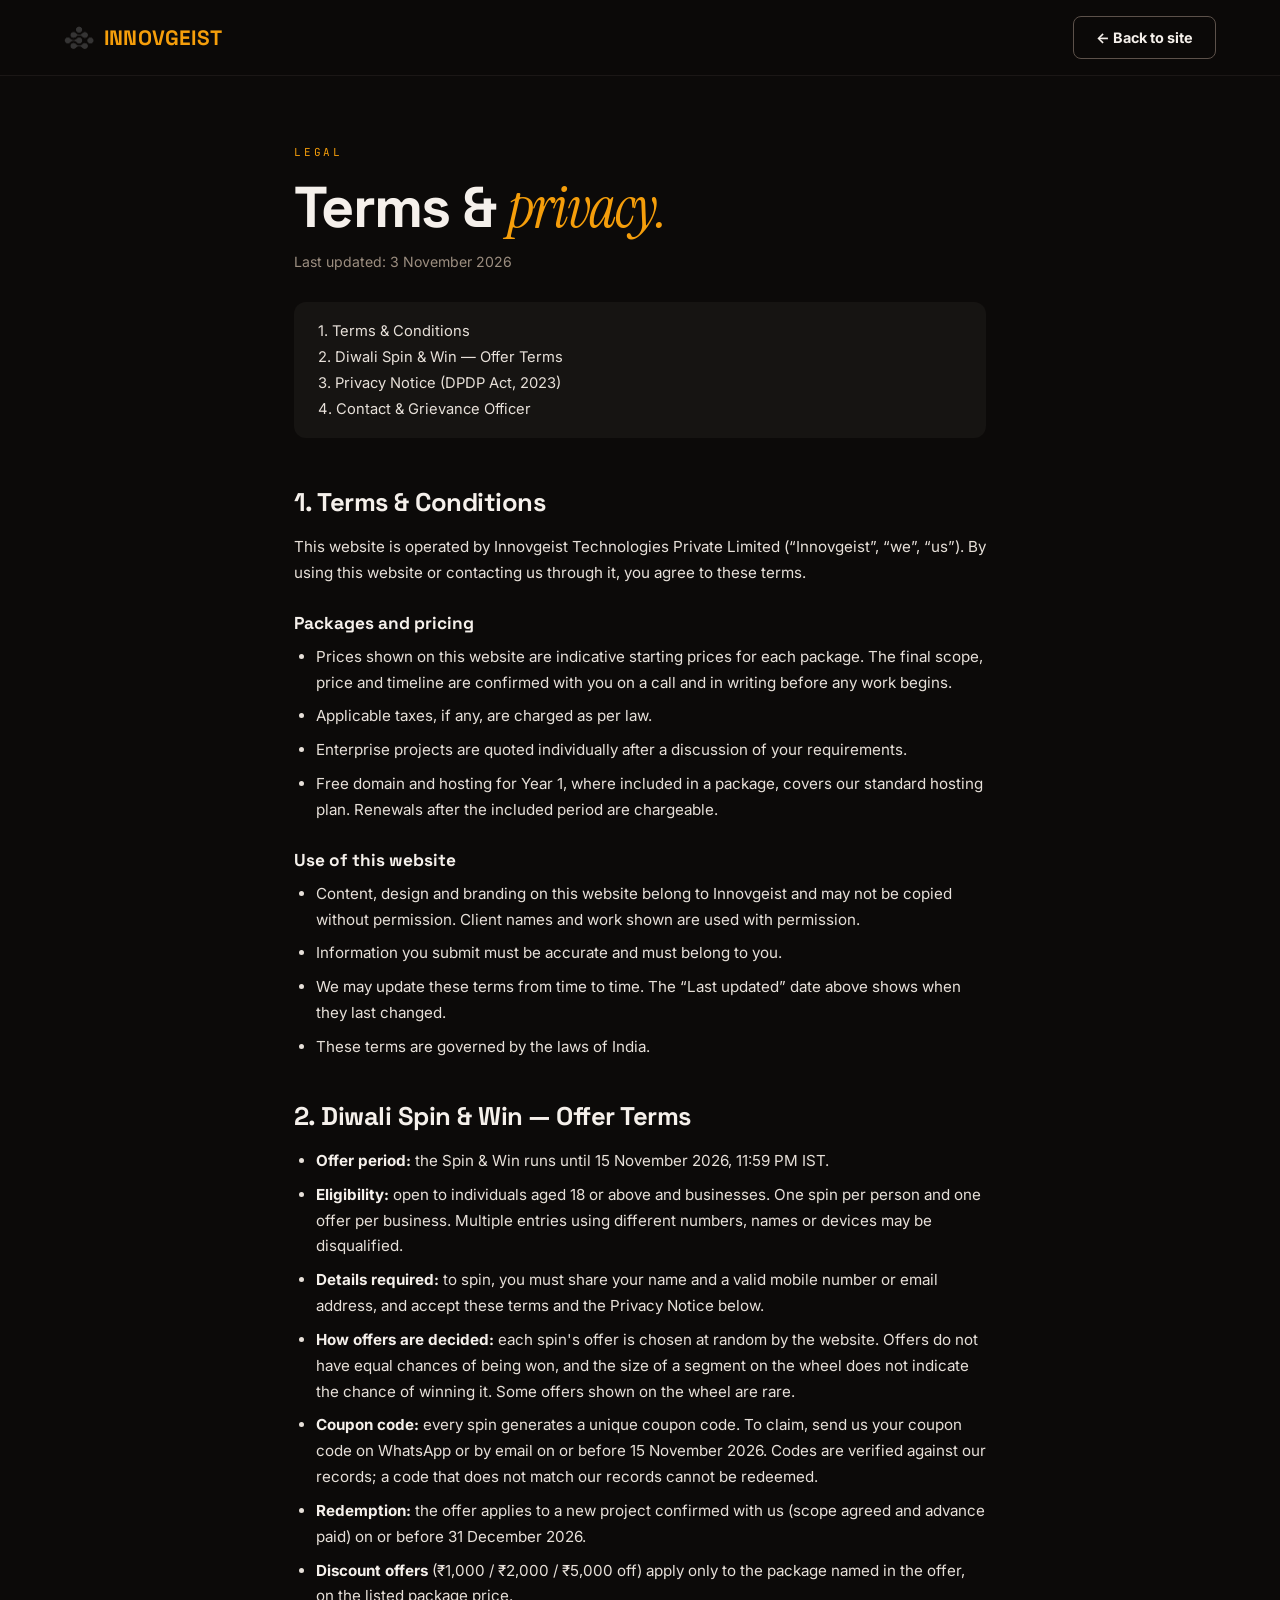
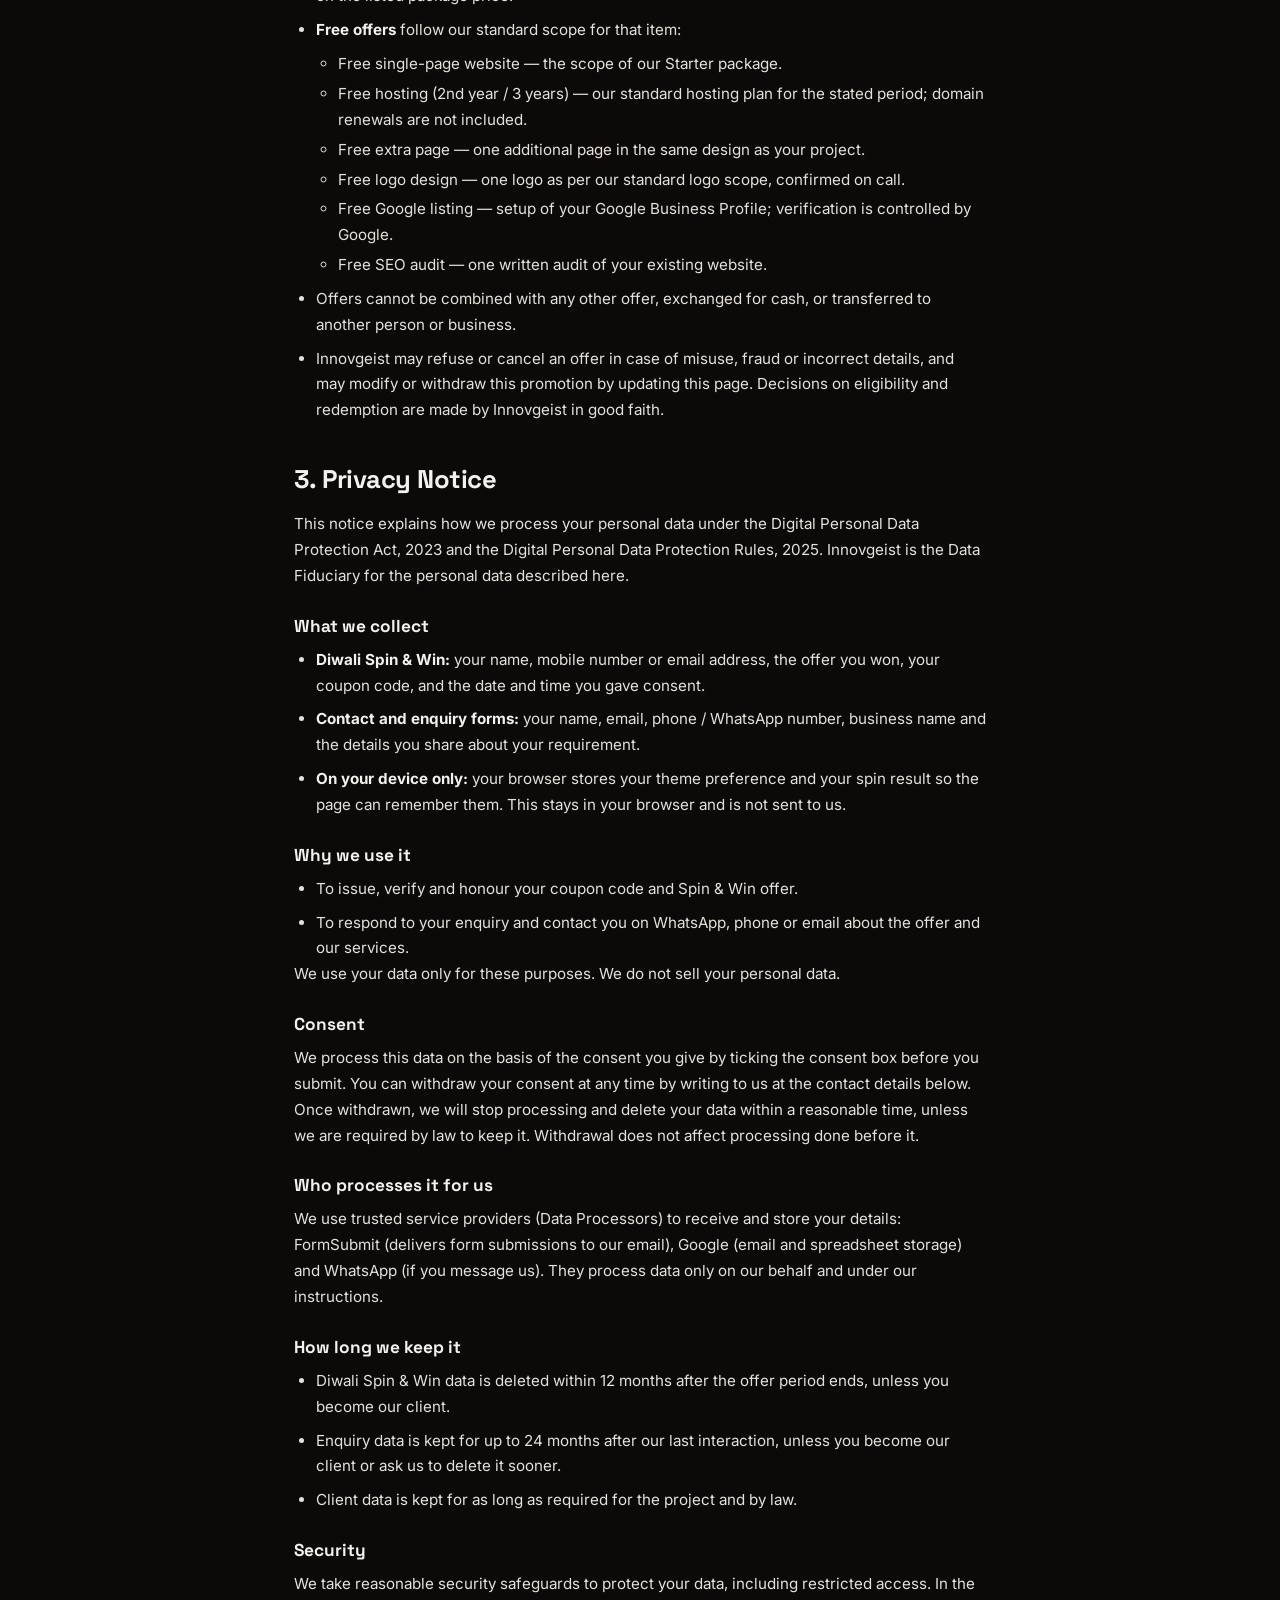
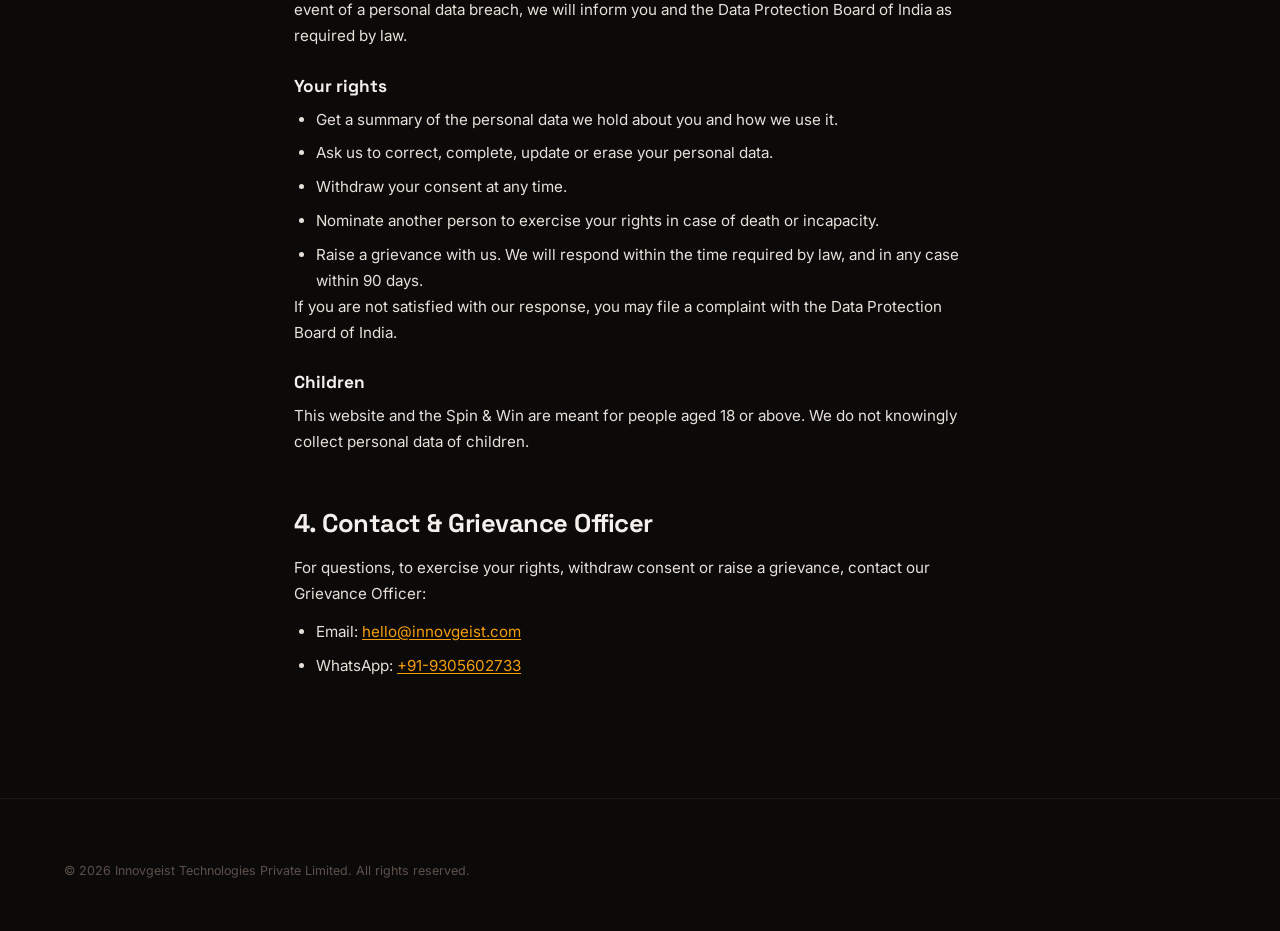
<file: terms.html>
<!doctype html>
<html lang="en" data-theme="dark">
<head>
<meta charset="UTF-8" />
<meta name="viewport" content="width=device-width, initial-scale=1.0" />
<title>Terms &amp; Privacy — Innovgeist</title>
<meta name="description" content="Terms & Conditions, Diwali Spin & Win offer terms and Privacy Notice for Innovgeist Technologies Private Limited." />
<link rel="icon" type="image/png" href="assets/logo.png" />
<meta name="theme-color" content="#0C0A09" />
<link rel="preconnect" href="https://fonts.googleapis.com">
<link rel="preconnect" href="https://fonts.gstatic.com" crossorigin>
<link href="https://fonts.googleapis.com/css2?family=Space+Grotesk:wght@400;500;600;700&family=Inter:wght@400;500;600;700&family=Instrument+Serif:ital@0;1&family=JetBrains+Mono:wght@400;500&display=swap" rel="stylesheet">
<link rel="stylesheet" href="style.css?v=4" />
<script>
  try { var t = localStorage.getItem("ig-theme"); if (t) document.documentElement.setAttribute("data-theme", t); } catch (e) {}
</script>
</head>
<body>

<nav class="navbar is-scrolled">
  <div class="container">
    <a href="index.html" class="brand">
      <img src="assets/logo.png" alt="Innovgeist" />
      INNOVGEIST
    </a>
    <a href="index.html" class="btn btn-outline">← Back to site</a>
  </div>
</nav>

<main class="legal">
  <div class="container legal-container">
    <span class="mono-label">Legal</span>
    <h1>Terms &amp; <em>privacy.</em></h1>
    <p class="legal-updated">Last updated: 3 November 2026</p>

    <nav class="legal-toc" aria-label="On this page">
      <a href="#terms">1. Terms &amp; Conditions</a>
      <a href="#diwali-spin">2. Diwali Spin &amp; Win — Offer Terms</a>
      <a href="#privacy">3. Privacy Notice (DPDP Act, 2023)</a>
      <a href="#contact">4. Contact &amp; Grievance Officer</a>
    </nav>

    <section id="terms" class="legal-section">
      <h2>1. Terms &amp; Conditions</h2>
      <p>This website is operated by Innovgeist Technologies Private Limited (“Innovgeist”, “we”, “us”). By using this website or contacting us through it, you agree to these terms.</p>
      <h3>Packages and pricing</h3>
      <ul>
        <li>Prices shown on this website are indicative starting prices for each package. The final scope, price and timeline are confirmed with you on a call and in writing before any work begins.</li>
        <li>Applicable taxes, if any, are charged as per law.</li>
        <li>Enterprise projects are quoted individually after a discussion of your requirements.</li>
        <li>Free domain and hosting for Year 1, where included in a package, covers our standard hosting plan. Renewals after the included period are chargeable.</li>
      </ul>
      <h3>Use of this website</h3>
      <ul>
        <li>Content, design and branding on this website belong to Innovgeist and may not be copied without permission. Client names and work shown are used with permission.</li>
        <li>Information you submit must be accurate and must belong to you.</li>
        <li>We may update these terms from time to time. The “Last updated” date above shows when they last changed.</li>
        <li>These terms are governed by the laws of India.</li>
      </ul>
    </section>

    <section id="diwali-spin" class="legal-section">
      <h2>2. Diwali Spin &amp; Win — Offer Terms</h2>
      <ul>
        <li><strong>Offer period:</strong> the Spin &amp; Win runs until 15 November 2026, 11:59 PM IST.</li>
        <li><strong>Eligibility:</strong> open to individuals aged 18 or above and businesses. One spin per person and one offer per business. Multiple entries using different numbers, names or devices may be disqualified.</li>
        <li><strong>Details required:</strong> to spin, you must share your name and a valid mobile number or email address, and accept these terms and the Privacy Notice below.</li>
        <li><strong>How offers are decided:</strong> each spin's offer is chosen at random by the website. Offers do not have equal chances of being won, and the size of a segment on the wheel does not indicate the chance of winning it. Some offers shown on the wheel are rare.</li>
        <li><strong>Coupon code:</strong> every spin generates a unique coupon code. To claim, send us your coupon code on WhatsApp or by email on or before 15 November 2026. Codes are verified against our records; a code that does not match our records cannot be redeemed.</li>
        <li><strong>Redemption:</strong> the offer applies to a new project confirmed with us (scope agreed and advance paid) on or before 31 December 2026.</li>
        <li><strong>Discount offers</strong> (₹1,000 / ₹2,000 / ₹5,000 off) apply only to the package named in the offer, on the listed package price.</li>
        <li><strong>Free offers</strong> follow our standard scope for that item:
          <ul>
            <li>Free single-page website — the scope of our Starter package.</li>
            <li>Free hosting (2nd year / 3 years) — our standard hosting plan for the stated period; domain renewals are not included.</li>
            <li>Free extra page — one additional page in the same design as your project.</li>
            <li>Free logo design — one logo as per our standard logo scope, confirmed on call.</li>
            <li>Free Google listing — setup of your Google Business Profile; verification is controlled by Google.</li>
            <li>Free SEO audit — one written audit of your existing website.</li>
          </ul>
        </li>
        <li>Offers cannot be combined with any other offer, exchanged for cash, or transferred to another person or business.</li>
        <li>Innovgeist may refuse or cancel an offer in case of misuse, fraud or incorrect details, and may modify or withdraw this promotion by updating this page. Decisions on eligibility and redemption are made by Innovgeist in good faith.</li>
      </ul>
    </section>

    <section id="privacy" class="legal-section">
      <h2>3. Privacy Notice</h2>
      <p>This notice explains how we process your personal data under the Digital Personal Data Protection Act, 2023 and the Digital Personal Data Protection Rules, 2025. Innovgeist is the Data Fiduciary for the personal data described here.</p>

      <h3>What we collect</h3>
      <ul>
        <li><strong>Diwali Spin &amp; Win:</strong> your name, mobile number or email address, the offer you won, your coupon code, and the date and time you gave consent.</li>
        <li><strong>Contact and enquiry forms:</strong> your name, email, phone / WhatsApp number, business name and the details you share about your requirement.</li>
        <li><strong>On your device only:</strong> your browser stores your theme preference and your spin result so the page can remember them. This stays in your browser and is not sent to us.</li>
      </ul>

      <h3>Why we use it</h3>
      <ul>
        <li>To issue, verify and honour your coupon code and Spin &amp; Win offer.</li>
        <li>To respond to your enquiry and contact you on WhatsApp, phone or email about the offer and our services.</li>
      </ul>
      <p>We use your data only for these purposes. We do not sell your personal data.</p>

      <h3>Consent</h3>
      <p>We process this data on the basis of the consent you give by ticking the consent box before you submit. You can withdraw your consent at any time by writing to us at the contact details below. Once withdrawn, we will stop processing and delete your data within a reasonable time, unless we are required by law to keep it. Withdrawal does not affect processing done before it.</p>

      <h3>Who processes it for us</h3>
      <p>We use trusted service providers (Data Processors) to receive and store your details: FormSubmit (delivers form submissions to our email), Google (email and spreadsheet storage) and WhatsApp (if you message us). They process data only on our behalf and under our instructions.</p>

      <h3>How long we keep it</h3>
      <ul>
        <li>Diwali Spin &amp; Win data is deleted within 12 months after the offer period ends, unless you become our client.</li>
        <li>Enquiry data is kept for up to 24 months after our last interaction, unless you become our client or ask us to delete it sooner.</li>
        <li>Client data is kept for as long as required for the project and by law.</li>
      </ul>

      <h3>Security</h3>
      <p>We take reasonable security safeguards to protect your data, including restricted access. In the event of a personal data breach, we will inform you and the Data Protection Board of India as required by law.</p>

      <h3>Your rights</h3>
      <ul>
        <li>Get a summary of the personal data we hold about you and how we use it.</li>
        <li>Ask us to correct, complete, update or erase your personal data.</li>
        <li>Withdraw your consent at any time.</li>
        <li>Nominate another person to exercise your rights in case of death or incapacity.</li>
        <li>Raise a grievance with us. We will respond within the time required by law, and in any case within 90 days.</li>
      </ul>
      <p>If you are not satisfied with our response, you may file a complaint with the Data Protection Board of India.</p>

      <h3>Children</h3>
      <p>This website and the Spin &amp; Win are meant for people aged 18 or above. We do not knowingly collect personal data of children.</p>
    </section>

    <section id="contact" class="legal-section">
      <h2>4. Contact &amp; Grievance Officer</h2>
      <p>For questions, to exercise your rights, withdraw consent or raise a grievance, contact our Grievance Officer:</p>
      <ul>
        <li>Email: <a href="mailto:hello@innovgeist.com">hello@innovgeist.com</a></li>
        <li>WhatsApp: <a href="https://wa.me/919305602733" target="_blank" rel="noopener">+91-9305602733</a></li>
      </ul>
    </section>
  </div>
</main>

<footer class="site-footer">
  <div class="container">
    <p class="footer-copy">&copy; 2026 Innovgeist Technologies Private Limited. All rights reserved.</p>
  </div>
</footer>

</body>
</html>
</file>
<file: style.css>
/* ─────────────────────────────────────────────────────────
   Innovgeist — Website Packages (subdomain landing page)
   Design tokens mirror the main innovgeist.com brand system:
   void/chalk/ember from website/src/lib/theme.ts, with a
   playing-card motif replacing the main site's Tetris motif.
───────────────────────────────────────────────────────── */

:root {
  --void: #0C0A09;
  --surface: #161412;
  --surface-2: #1D1A17;
  --chalk: #F5F0EB;
  --ember: #F59E0B;
  --ember-deep: #C2760A;
  --stone-100: #E7E0D9;
  --stone-400: #9C8E80;
  --stone-600: #5C514A;
  --danger: #EF4444;
  --success: #22C55E;

  --bg: var(--void);
  --fg: var(--chalk);
  --card-bg: var(--surface);

  --font-display: "Space Grotesk", system-ui, sans-serif;
  --font-serif: "Instrument Serif", Georgia, serif;
  --font-sans: "Inter", system-ui, sans-serif;
  --font-mono: "JetBrains Mono", monospace;

  --container: 1280px;
}

:root[data-theme="light"] {
  --bg: #F5F0EB;
  --fg: #17130F;
  --card-bg: #FFFFFF;
  --surface: #EFE8DF;
  --stone-100: #2A231D;      /* primary text on cards → dark on light (was near-white) */
  --stone-400: #6B5D50;      /* muted text → readable contrast on light */
  --stone-600: #8A7B6C;
}

* { box-sizing: border-box; }

html {
  scroll-behavior: smooth;
}

body {
  margin: 0;
  background: var(--bg);
  color: var(--fg);
  font-family: var(--font-sans);
  -webkit-font-smoothing: antialiased;
  overflow-x: hidden;
  transition: background-color 0.4s ease, color 0.4s ease;
}

a { color: inherit; text-decoration: none; }
ul { list-style: none; margin: 0; padding: 0; }
img { max-width: 100%; display: block; }
button { font-family: inherit; }

.container {
  width: 100%;
  max-width: var(--container);
  margin: 0 auto;
  padding: 0 clamp(20px, 5vw, 64px);
}

.mono-label {
  font-family: var(--font-mono);
  font-size: 11px;
  letter-spacing: 0.25em;
  text-transform: uppercase;
  color: var(--ember);
}

.section-head {
  max-width: 720px;
  margin-bottom: 56px;
}

.section-head h2 {
  font-family: var(--font-display);
  font-weight: 700;
  font-size: clamp(2.1rem, 4.6vw, 3.4rem);
  line-height: 1.05;
  margin: 12px 0 16px;
  letter-spacing: -0.02em;
}
.section-head.center { margin-left: auto; margin-right: auto; text-align: center; }
.section-head .mono-label { display: block; margin-bottom: 4px; }

.section-head p {
  color: var(--stone-400);
  font-size: 1rem;
  line-height: 1.6;
  max-width: 560px;
}

/* Overlay-wipe reveal — a solid panel slides off the heading as it scrolls in */
.wipe-heading {
  position: relative;
  display: inline-block;
  overflow: hidden;
}
.wipe-heading h2 { margin: 12px 0 16px; }
.wipe-overlay {
  position: absolute;
  inset: 0;
  background: var(--ember);
  transform-origin: right center;
  transform: scaleX(1);
}

section { position: relative; padding: 96px 0; }

/* ─── Grain / grid backdrop ─── */
.grid-bg {
  background-image:
    linear-gradient(to right, rgba(92,81,74,0.06) 1px, transparent 1px),
    linear-gradient(to bottom, rgba(92,81,74,0.06) 1px, transparent 1px);
  background-size: 56px 56px;
}

/* ─── Navbar ─── */
.navbar {
  position: fixed;
  top: 0; left: 0; right: 0;
  z-index: 100;
  height: 76px;
  display: flex;
  align-items: center;
  background: transparent;
  transition: background-color 0.4s ease, border-color 0.4s ease, backdrop-filter 0.4s ease;
  border-bottom: 1px solid transparent;
}

.navbar.is-scrolled {
  background: rgba(12, 10, 9, 0.85);
  backdrop-filter: blur(16px);
  border-bottom-color: rgba(92,81,74,0.2);
}

:root[data-theme="light"] .navbar.is-scrolled {
  background: rgba(245, 240, 235, 0.85);
}

.navbar .container {
  display: flex;
  align-items: center;
  justify-content: space-between;
}

.brand {
  display: flex;
  align-items: center;
  gap: 10px;
  font-family: var(--font-display);
  font-weight: 700;
  font-size: 1.3rem;
  letter-spacing: 0.01em;
  color: var(--ember);
}

.brand img { height: 30px; width: 30px; object-fit: contain; }

.nav-links {
  display: flex;
  align-items: center;
  gap: 40px;
}

.nav-links a {
  font-size: 0.95rem;
  font-weight: 600;
  color: var(--stone-400);
  transition: color 0.25s ease;
  position: relative;
}
.nav-links a:hover { color: var(--fg); }

.nav-right {
  display: flex;
  align-items: center;
  gap: 20px;
}

.theme-toggle {
  width: 46px;
  height: 26px;
  border-radius: 999px;
  border: 1px solid rgba(245,158,11,0.4);
  background: var(--surface);
  position: relative;
  cursor: pointer;
  flex-shrink: 0;
}
.theme-toggle .knob {
  position: absolute;
  top: 2px; left: 2px;
  width: 20px; height: 20px;
  border-radius: 50%;
  background: var(--ember);
  transition: transform 0.3s cubic-bezier(.4,0,.2,1);
}
:root[data-theme="light"] .theme-toggle .knob { transform: translateX(20px); }

.btn {
  display: inline-flex;
  align-items: center;
  gap: 8px;
  font-weight: 700;
  font-size: 0.9rem;
  padding: 12px 22px;
  border-radius: 8px;
  border: none;
  cursor: pointer;
  transition: transform 0.2s ease, background-color 0.2s ease, box-shadow 0.2s ease;
  white-space: nowrap;
}
.btn-primary { background: var(--ember); color: #17130F; }
.btn-primary:hover { background: #FFB238; transform: translateY(-1px); }
.btn-primary:active { transform: scale(0.97); }
.btn-outline {
  background: transparent;
  color: var(--fg);
  border: 1px solid var(--stone-600);
}
.btn-outline:hover { border-color: var(--ember); color: var(--ember); }

.hamburger {
  display: none;
  flex-direction: column;
  gap: 5px;
  background: none;
  border: none;
  cursor: pointer;
  padding: 8px;
}
.hamburger span {
  width: 22px; height: 2px;
  background: var(--fg);
  transition: transform 0.3s ease, opacity 0.3s ease;
}

/* ─── Hero — full screen, centered, card as ambient backdrop ─── */
.hero {
  position: relative;
  min-height: 100vh;
  min-height: 100svh;
  display: flex;
  flex-direction: column;
  align-items: center;
  justify-content: center;
  text-align: center;
  padding: 120px clamp(20px, 5vw, 64px) 100px;
  overflow: hidden;
}
/* dark overlay so foreground text stays crisp over the big card */
.hero::after {
  content: "";
  position: absolute;
  inset: 0;
  background:
    radial-gradient(ellipse 80% 70% at 50% 50%, rgba(12,10,9,0.62), rgba(12,10,9,0.9) 78%),
    rgba(12,10,9,0.42);
  z-index: 1;
  pointer-events: none;
}
:root[data-theme="light"] .hero::after {
  background:
    radial-gradient(ellipse 80% 70% at 50% 50%, rgba(245,240,235,0.55), rgba(245,240,235,0.9) 78%),
    rgba(245,240,235,0.4);
}

/* Card backdrop — big, rotated 45° behind the heading */
.hero-card-bg {
  position: absolute;
  top: 50%; left: 50%;
  transform: translate(-50%, -50%) rotate(45deg);
  width: min(72vh, 460px);
  aspect-ratio: 220/320;
  z-index: 0;
  perspective: 2000px;
  opacity: 0.9;
}
.hero-glow {
  position: absolute;
  top: 50%; left: 50%;
  width: 150%; height: 120%;
  transform: translate(-50%, -50%);
  background: radial-gradient(circle, rgba(245,158,11,0.28), transparent 62%);
  filter: blur(20px);
}

.flip-card { width: 100%; height: 100%; }
.flip-card-inner {
  position: relative;
  width: 100%;
  height: 100%;
  transform-style: preserve-3d;
  filter: drop-shadow(0 40px 80px rgba(0,0,0,0.6));
  animation: card-float 11s ease-in-out infinite;
}
/* gentle 3D float — never goes edge-on, so the card face stays a clean backdrop */
@keyframes card-float {
  0%   { transform: rotateY(-18deg) rotateX(5deg) translateY(0); }
  50%  { transform: rotateY(18deg) rotateX(-5deg) translateY(-16px); }
  100% { transform: rotateY(-18deg) rotateX(5deg) translateY(0); }
}
@media (prefers-reduced-motion: reduce) {
  .flip-card-inner { animation: none; transform: rotateY(-12deg) rotateX(4deg); }
}

.flip-face {
  position: absolute;
  inset: 0;
  backface-visibility: hidden;
  border-radius: 16px;
  overflow: hidden;
  background: linear-gradient(155deg, #221D18, var(--surface) 60%);
  border: 1px solid rgba(245,158,11,0.3);
}
.flip-back { transform: rotateY(180deg); background: #161412; }
.card-face-img { width: 100%; height: 100%; object-fit: cover; }
.back-pattern {
  position: absolute;
  top: 50%; left: 50%;
  width: 700px; height: 700px;
  transform: translate(-50%, -50%) rotate(90deg);
}
.back-logo {
  position: absolute;
  top: 50%; left: 50%;
  transform: translate(-50%, -50%) rotate(90deg);
  width: 64px; height: 64px;
  object-fit: contain;
  filter: brightness(0) invert(1);
  opacity: 0.9;
}

/* Foreground content */
.hero-inner {
  position: relative;
  z-index: 2;
  display: flex;
  flex-direction: column;
  align-items: center;
  max-width: 900px;
}

.hero-accent {
  font-family: var(--font-serif);
  font-style: italic;
  font-size: clamp(1.5rem, 3.4vw, 2.4rem);
  color: var(--ember);
  margin: 0 0 6px;
  line-height: 1;
}

.hero-headline {
  font-family: var(--font-display);
  font-weight: 500;
  font-size: clamp(2.5rem, 6.6vw, 5.2rem);
  line-height: 1.02;
  letter-spacing: -0.03em;
  color: var(--fg);
  margin: 0;
}

.hero-lede {
  font-size: clamp(1rem, 1.5vw, 1.16rem);
  color: var(--stone-400);
  line-height: 1.65;
  max-width: 600px;
  margin: 24px auto 0;
}

.hero-cta-row {
  margin-top: 38px;
  display: flex;
  align-items: center;
  justify-content: center;
  gap: 16px;
  flex-wrap: wrap;
}

.hero-scroll {
  position: absolute;
  bottom: 30px; left: 50%;
  transform: translateX(-50%);
  z-index: 2;
  display: flex;
  flex-direction: column;
  align-items: center;
  gap: 6px;
  font-family: var(--font-mono);
  font-size: 0.68rem;
  letter-spacing: 0.2em;
  text-transform: uppercase;
  color: var(--stone-400);
}
.hero-scroll svg { animation: scroll-bob 2s ease-in-out infinite; }
@keyframes scroll-bob { 0%,100% { transform: translateY(0); } 50% { transform: translateY(5px); } }
@media (prefers-reduced-motion: reduce) { .hero-scroll svg { animation: none; } }
@media (max-height: 720px) { .hero-scroll { display: none; } }

/* ─── About ─── */
.about-grid {
  display: grid;
  grid-template-columns: 1.1fr 1fr;
  gap: 64px;
  align-items: stretch;
}
@media (max-width: 900px) { .about-grid { grid-template-columns: 1fr; } }

.about-copy { display: flex; flex-direction: column; }
.about-copy .mono-label { display: block; margin-bottom: 6px; }
.about-copy .wipe-heading h2 {
  font-family: var(--font-display);
  font-weight: 700;
  font-size: clamp(2.1rem, 4.4vw, 3.2rem);
  line-height: 1.05;
  letter-spacing: -0.02em;
  margin: 0 0 20px;
}
.about-intro {
  color: var(--stone-100) !important;
  font-size: 1.05rem !important;
  line-height: 1.6 !important;
  margin-bottom: 26px !important;
}
.about-copy p {
  color: var(--stone-400);
  line-height: 1.7;
  margin-bottom: 20px;
  font-size: 1rem;
}
.about-copy strong { color: var(--fg); }
.about-copy .direct-access-card { margin-top: auto; } /* pins card to bottom, filling the column */

.direct-access-card {
  margin-top: 28px;
  padding: 24px;
  border-radius: 12px;
  background: var(--surface);
  border: 1px solid rgba(245,158,11,0.15);
}
.direct-access-card p { margin: 0; color: var(--stone-400); font-size: 0.95rem; line-height: 1.6; }

.projects-grid {
  display: grid;
  grid-template-columns: repeat(2, 1fr);
  gap: 1px;
  background: rgba(92,81,74,0.25);
  border: 1px solid rgba(92,81,74,0.25);
  border-radius: 12px;
  overflow: hidden;
}
.project-cell {
  background: var(--surface);
  padding: 24px 20px;
  transition: background-color 0.25s ease;
}
.project-cell:hover { background: var(--surface-2); }
.project-cell img { height: 32px; width: auto; max-width: 100px; object-fit: contain; margin-bottom: 14px; filter: grayscale(1) brightness(1.4); opacity: 0.85; }
.project-cell h4 { margin: 0 0 6px; font-size: 0.95rem; }
.project-cell .metric { color: var(--ember); font-family: var(--font-mono); font-size: 0.8rem; }
.project-cell p.desc { color: var(--stone-400); font-size: 0.82rem; line-height: 1.5; margin-top: 8px; }

/* ─── Packages ─── */
.packages-grid {
  display: grid;
  grid-template-columns: repeat(3, 1fr);
  gap: 24px;
}
@media (max-width: 980px) { .packages-grid { grid-template-columns: 1fr; } }

.package-card {
  position: relative;
  background: var(--surface);
  border: 1px solid rgba(92,81,74,0.3);
  border-radius: 16px;
  padding: 32px 28px;
  display: flex;
  flex-direction: column;
  transition: transform 0.3s ease, border-color 0.3s ease;
}
.package-card:hover { transform: translateY(-6px); }

.package-card.is-highlight {
  border-color: var(--ember);
  background: linear-gradient(165deg, rgba(245,158,11,0.08), var(--surface) 45%);
  box-shadow: 0 0 0 1px rgba(245,158,11,0.3), 0 30px 60px rgba(245,158,11,0.08);
}

.badge-offer {
  position: absolute;
  top: -14px;
  left: 28px;
  background: var(--ember);
  color: var(--void);
  font-weight: 800;
  font-size: 0.72rem;
  letter-spacing: 0.08em;
  text-transform: uppercase;
  padding: 6px 14px;
  border-radius: 999px;
}

.package-name {
  font-family: var(--font-mono);
  font-size: 0.78rem;
  letter-spacing: 0.2em;
  text-transform: uppercase;
  color: var(--stone-400);
}
.package-card.is-highlight .package-name { color: var(--ember); }

.package-price {
  font-family: var(--font-display);
  font-weight: 700;
  font-size: clamp(1.7rem, 2.3vw, 2.2rem);
  letter-spacing: -0.02em;
  margin: 8px 0 4px;
  line-height: 1.05;
  white-space: nowrap;        /* keep the full range on one line */
}
.package-price sup {
  font-size: 1em;             /* same size as the main price */
  vertical-align: baseline;
  font-family: var(--font-display);
  font-weight: 700;
  letter-spacing: -0.02em;
  color: var(--stone-400);    /* same size, slightly muted to keep the from–to read */
}

.package-tagline {
  color: var(--stone-400);
  font-size: 0.9rem;
  line-height: 1.55;
  margin-bottom: 20px;
  min-height: 66px;
}

.package-features {
  flex: 1;
  margin-bottom: 24px;
}
.package-features li {
  display: flex;
  gap: 10px;
  align-items: flex-start;
  font-size: 0.88rem;
  color: var(--stone-100);
  margin-bottom: 12px;
  line-height: 1.45;
}
.package-features li .tick { color: var(--ember); flex-shrink: 0; margin-top: 2px; }

.package-example {
  font-family: var(--font-mono);
  font-size: 0.8rem;
  color: var(--ember);
  margin-bottom: 12px;
  display: block;
  width: fit-content;
}
.package-example:hover { text-decoration: underline; }

.price-note {
  text-align: center;
  color: var(--stone-600);
  font-size: 0.82rem;
  margin-top: 32px;
}

/* ─── Premium tier — full-width banner below the 3 cards ─── */
.premium-card {
  position: relative;
  margin-top: 24px;
  display: grid;
  grid-template-columns: 1fr 1fr;
  gap: 40px;
  align-items: center;
  padding: 40px 44px;
  border-radius: 18px;
  background:
    radial-gradient(ellipse 60% 120% at 100% 0%, rgba(245,158,11,0.14), transparent 60%),
    linear-gradient(150deg, rgba(245,158,11,0.10), var(--surface) 45%);
  box-shadow: 0 0 0 1px rgba(245,158,11,0.4), 0 30px 70px rgba(245,158,11,0.08);
  overflow: hidden;
}
@media (max-width: 820px) { .premium-card { grid-template-columns: 1fr; gap: 26px; padding: 34px 28px; } }

.premium-ribbon {
  position: absolute;
  top: 18px; right: -42px;
  transform: rotate(45deg);
  background: var(--ember);
  color: var(--void);
  font-family: var(--font-mono);
  font-weight: 500;
  font-size: 0.7rem;
  letter-spacing: 0.16em;
  text-transform: uppercase;
  padding: 6px 52px;
}
.premium-left .package-name { color: var(--ember); }
.premium-tagline { color: var(--stone-100); font-size: 0.98rem; line-height: 1.6; margin: 12px 0 22px; max-width: 460px; }

.premium-features {
  display: grid;
  grid-template-columns: 1fr 1fr;
  gap: 12px 24px;
}
@media (max-width: 480px) { .premium-features { grid-template-columns: 1fr; } }
.premium-features li {
  display: flex;
  gap: 10px;
  align-items: flex-start;
  font-size: 0.9rem;
  color: var(--stone-100);
  line-height: 1.45;
}
.premium-features li .tick { color: var(--ember); flex-shrink: 0; margin-top: 2px; }

/* ─── Comparison table ─── */
.compare-table-wrap { overflow-x: auto; border-radius: 12px; border: 1px solid rgba(92,81,74,0.25); }
.compare-table { width: 100%; border-collapse: collapse; min-width: 720px; }
.compare-table th, .compare-table td {
  padding: 20px 22px;
  text-align: left;
  vertical-align: top;
  border-bottom: 1px solid rgba(92,81,74,0.2);
  font-size: 0.88rem;
  line-height: 1.55;
}
.compare-table th {
  font-family: var(--font-display);
  font-weight: 600;
  font-size: 1.05rem;
  letter-spacing: -0.01em;
  background: var(--surface);
}
.compare-table th:first-child, .compare-table td:first-child { color: var(--stone-400); font-weight: 700; width: 190px; }
.compare-table td { color: var(--stone-100); background: rgba(22,20,18,0.4); }
.compare-table th.highlight { color: var(--ember); }

/* ─── Why Innovgeist ─── */
.why-grid {
  display: grid;
  grid-template-columns: repeat(2, 1fr);
  gap: 32px 48px;
}
@media (max-width: 900px) { .why-grid { grid-template-columns: 1fr; } }

.why-item .why-title { color: var(--ember); font-weight: 700; font-size: 1.02rem; margin-bottom: 8px; }
.why-item p { color: var(--stone-400); font-size: 0.92rem; line-height: 1.6; margin: 0; }

.logo-strip {
  display: flex;
  flex-wrap: wrap;
  gap: 14px;
  margin-top: 48px;
  align-items: center;
}
.logo-strip img {
  height: 34px;
  filter: grayscale(1) brightness(1.6);
  opacity: 0.75;
  background: var(--surface);
  padding: 10px 16px;
  border-radius: 8px;
  border: 1px solid rgba(92,81,74,0.25);
}

/* ─── Showcase — browser-framed screenshot cards ─── */
.showcase-grid {
  display: grid;
  grid-template-columns: repeat(2, 1fr);
  gap: 28px;
}
@media (max-width: 820px) { .showcase-grid { grid-template-columns: 1fr; } }

.site-card {
  display: block;
  background: var(--surface);
  border-radius: 16px;
  overflow: hidden;
  transition: transform 0.3s ease, box-shadow 0.3s ease;
}
.site-card:hover { transform: translateY(-6px); box-shadow: 0 30px 60px rgba(0,0,0,0.4); }

/* browser chrome bar */
.site-bar {
  display: flex;
  align-items: center;
  gap: 7px;
  padding: 13px 16px;
  background: var(--surface-2);
}
.site-bar span { width: 11px; height: 11px; border-radius: 50%; background: var(--stone-600); flex: 0 0 auto; }
.site-bar span:nth-child(1) { background: #FF5F57; }
.site-bar span:nth-child(2) { background: #FEBC2E; }
.site-bar span:nth-child(3) { background: #28C840; }
.site-bar em {
  margin-left: 10px;
  font-family: var(--font-mono);
  font-style: normal;
  font-size: 0.72rem;
  color: var(--stone-400);
  overflow: hidden;
  text-overflow: ellipsis;
  white-space: nowrap;
}

/* screenshot window — shows the top; pans down on hover to preview the page */
.site-shot { height: 300px; overflow: hidden; background: var(--void); }
.site-shot img {
  width: 100%;
  height: auto;
  display: block;
  transition: transform 3.5s ease;
}
.site-card:hover .site-shot img { transform: translateY(calc(-100% + 300px)); }
@media (prefers-reduced-motion: reduce) { .site-card:hover .site-shot img { transform: none; } }

.site-meta {
  display: flex;
  align-items: center;
  justify-content: space-between;
  gap: 14px;
  padding: 20px 22px;
}
.site-meta .tier-tag {
  font-family: var(--font-mono);
  font-size: 0.7rem;
  letter-spacing: 0.14em;
  text-transform: uppercase;
  color: var(--ember);
  display: block;
  margin-bottom: 5px;
}
.site-meta h3 { margin: 0; font-family: var(--font-display); font-weight: 600; font-size: 1.2rem; letter-spacing: -0.01em; }
.site-visit {
  font-family: var(--font-mono);
  font-size: 0.8rem;
  font-weight: 500;
  color: var(--ember);
  white-space: nowrap;
}

/* ─── Testimonials ─── */
.testimonial-grid {
  display: grid;
  grid-template-columns: repeat(3, 1fr);
  gap: 24px;
}
@media (max-width: 980px) { .testimonial-grid { grid-template-columns: 1fr; } }

.testimonial-card {
  background: var(--surface);
  border: 1px solid rgba(92,81,74,0.25);
  border-top: 2px solid var(--ember);
  border-radius: 14px;
  padding: 26px;
  transition: transform 0.3s ease, box-shadow 0.3s ease;
}
.testimonial-card:hover { transform: translateY(-4px); box-shadow: 0 20px 50px rgba(0,0,0,0.35); }
.testimonial-top { display: flex; align-items: center; justify-content: space-between; margin-bottom: 4px; }
.testimonial-quote-mark { font-family: var(--font-display); font-size: 2.4rem; color: var(--ember); line-height: 1; }
.verified-tag {
  display: inline-flex;
  align-items: center;
  gap: 5px;
  font-family: var(--font-mono);
  font-size: 0.68rem;
  letter-spacing: 0.06em;
  text-transform: uppercase;
  color: var(--success);
}
.testimonial-card p.quote { color: var(--stone-100); font-size: 0.95rem; line-height: 1.6; margin: 8px 0 20px; }
.testimonial-person { display: flex; align-items: center; gap: 12px; }
.testimonial-person img { width: 44px; height: 44px; border-radius: 50%; object-fit: cover; border: 2px solid rgba(245,158,11,0.4); }
.testimonial-person h5 { margin: 0; font-size: 0.9rem; }
.testimonial-person span { color: var(--stone-400); font-size: 0.78rem; }

/* ─── Technology — two-row logo marquee ─── */
.tech-section { padding-bottom: 96px; }
.tech-section .section-head { margin-bottom: 40px; }
.tech-marquee { padding: 9px 0; }
.tech-marquee + .tech-marquee { margin-top: 18px; }
.tech-item {
  flex: 0 0 auto;
  display: flex;
  align-items: center;
  gap: 13px;
  padding: 13px 26px;
  border-radius: 999px;
  background: var(--surface);
  border: 1px solid rgba(92,81,74,0.3);
  transition: border-color 0.25s ease, background-color 0.25s ease;
}
.tech-item:hover { border-color: rgba(245,158,11,0.5); background: var(--surface-2); }
/* light mode: --surface-2 stays dark (for icon chips), so give hovers a light bg here */
:root[data-theme="light"] .tech-item:hover,
:root[data-theme="light"] .stat-cell:hover { background: #E6DBCF; }
.tech-item img { height: 28px; width: auto; max-width: 48px; object-fit: contain; flex-shrink: 0; }
.tech-item span {
  font-family: var(--font-display);
  font-weight: 500;
  font-size: 1.02rem;
  letter-spacing: -0.01em;
  color: var(--fg);
  white-space: nowrap;
}

/* ─── AI & Automation ─── */
.auto-grid {
  display: grid;
  grid-template-columns: 1.15fr 0.85fr;
  gap: 40px;
  align-items: start;
}
@media (max-width: 900px) { .auto-grid { grid-template-columns: 1fr; gap: 28px; } }

.auto-list { display: flex; flex-direction: column; gap: 16px; }
.auto-card {
  background: var(--surface);
  border-radius: 16px;
  padding: 24px 26px;
  transition: transform 0.3s ease;
}
.auto-card:hover { transform: translateY(-4px); }
.auto-card-head { display: flex; align-items: center; justify-content: space-between; gap: 12px; margin-bottom: 8px; }
.auto-card-head h3 { font-family: var(--font-display); font-weight: 600; font-size: 1.18rem; letter-spacing: -0.01em; margin: 0; }
.auto-badge {
  font-family: var(--font-mono);
  font-size: 0.64rem; letter-spacing: 0.1em; text-transform: uppercase;
  color: var(--void); background: var(--ember);
  padding: 4px 10px; border-radius: 999px; white-space: nowrap;
}
.auto-card > p { color: var(--stone-400); font-size: 0.92rem; line-height: 1.6; margin: 0 0 16px; }

.auto-tag { font-family: var(--font-mono); font-size: 0.72rem; letter-spacing: 0.14em; text-transform: uppercase; color: var(--ember); }

.auto-flow { display: flex; align-items: center; flex-wrap: wrap; gap: 10px; }
.fic { flex: 0 0 auto; width: 44px; height: 44px; border-radius: 11px; background: var(--surface-2); display: flex; align-items: center; justify-content: center; }
.fic img { width: 24px; height: 24px; object-fit: contain; }

/* live capture form (right) */
.auto-form-wrap { position: sticky; top: 104px; }
.auto-form, .capture-done {
  background: var(--surface);
  border-radius: 18px;
  padding: 30px;
}
.auto-form > h3, .capture-done h3 {
  font-family: var(--font-display);
  font-weight: 700;
  font-size: 1.5rem;
  letter-spacing: -0.02em;
  margin: 8px 0;
}
.auto-form-sub { color: var(--stone-400); font-size: 0.9rem; line-height: 1.55; margin: 0 0 20px; }
.capture-check { width: 48px; height: 48px; border-radius: 50%; background: var(--success); color: var(--void); display: flex; align-items: center; justify-content: center; margin-bottom: 14px; }
.capture-record { margin: 0 0 16px; display: grid; grid-template-columns: auto 1fr; gap: 9px 16px; }
.capture-record dt { font-family: var(--font-mono); font-size: 0.7rem; text-transform: uppercase; letter-spacing: 0.08em; color: var(--stone-400); padding-top: 2px; }
.capture-record dd { margin: 0; font-size: 0.92rem; color: var(--fg); font-weight: 600; word-break: break-word; }
.capture-note { color: var(--stone-400); font-size: 0.85rem; line-height: 1.55; margin: 0; }
@media (max-width: 900px) { .auto-form-wrap { position: static; } }

/* ─── About right column: stats + brand panel ─── */
.about-right {
  display: flex;
  flex-direction: column;
  gap: 20px;
  height: 100%;
}

.stats-grid {
  display: grid;
  grid-template-columns: repeat(3, 1fr);
  grid-auto-rows: 1fr;         /* both rows share height equally */
  gap: 1px;
  flex: 1;                     /* grows to fill, so bottoms align with left column */
  background: rgba(92,81,74,0.25);
  border: 1px solid rgba(92,81,74,0.25);
  border-radius: 14px;
  overflow: hidden;
}

/* Brand panel — banner above the numbers */
.brand-panel {
  position: relative;
  flex: 0 0 auto;
  min-height: 170px;
  border-radius: 14px;
  border: 1px solid rgba(245,158,11,0.22);
  background: #161412;
  overflow: hidden;
  display: flex;
  flex-direction: column;
  align-items: center;
  justify-content: center;
  gap: 12px;
  padding: 28px;
  text-align: center;
}
.brand-panel-bg { position: absolute; inset: 0; width: 100%; height: 100%; }
.brand-panel::after {
  content: "";
  position: absolute; inset: 0;
  background: radial-gradient(ellipse 60% 70% at 50% 50%, transparent, #161412 88%);
}
.brand-panel-logo {
  position: relative; z-index: 1;
  width: 64px; height: 64px;
  object-fit: contain;
  filter: brightness(0) invert(1);
}
.brand-panel-word {
  position: relative; z-index: 1;
  font-family: var(--font-display);
  font-weight: 700;
  font-size: 1.35rem;
  letter-spacing: 0.14em;
  color: var(--chalk);
}
.brand-panel-cap {
  position: relative; z-index: 1;
  font-family: var(--font-mono);
  font-size: 0.72rem;
  letter-spacing: 0.14em;
  text-transform: uppercase;
  color: var(--ember);
}
:root[data-theme="light"] .brand-panel { background: #FFFFFF; }
:root[data-theme="light"] .brand-panel::after { background: radial-gradient(ellipse 60% 70% at 50% 50%, transparent, #FFFFFF 88%); }
:root[data-theme="light"] .brand-panel-logo { filter: none; }
:root[data-theme="light"] .brand-panel-word { color: var(--fg); }
@media (max-width: 560px) { .stats-grid { grid-template-columns: repeat(2, 1fr); } }
.stat-cell {
  background: var(--surface);
  padding: 24px 20px;
  display: flex;
  flex-direction: column;
  justify-content: center;   /* vertically centre when cells grow tall */
  gap: 8px;
  transition: background-color 0.25s ease;
}
.stat-cell:hover { background: var(--surface-2); }
.stat-num {
  font-family: var(--font-display);
  font-weight: 700;
  font-size: clamp(2rem, 4vw, 2.8rem);
  letter-spacing: -0.02em;
  line-height: 1;
  color: var(--ember);
}
.stat-num sup { font-size: 0.5em; }
.stat-label { font-size: 0.8rem; color: var(--stone-400); line-height: 1.4; }

/* ─── End-to-end process ───
   6 step cards; the → arrows are decorative and hidden (they'd break the
   grid). 3 columns on desktop (2 rows of 3), 2 on tablet, 1 on mobile. */
.process-track {
  display: grid;
  grid-template-columns: repeat(3, 1fr);
  gap: 22px;
  align-items: stretch;
}
.process-arrow { display: none; }
@media (max-width: 900px) { .process-track { grid-template-columns: repeat(2, 1fr); } }
@media (max-width: 560px) { .process-track { grid-template-columns: 1fr; } }
.process-step {
  background: var(--surface);
  border: 1px solid rgba(92,81,74,0.3);
  border-radius: 14px;
  padding: 26px 22px;
  position: relative;
  transition: transform 0.3s ease, border-color 0.3s ease;
}
.process-step:hover { transform: translateY(-5px); border-color: rgba(245,158,11,0.45); }
.step-index {
  font-family: var(--font-mono);
  font-size: 0.8rem;
  color: var(--ember);
  letter-spacing: 0.1em;
}
.process-step h4 { font-family: var(--font-display); font-weight: 600; font-size: 1.18rem; margin: 10px 0 8px; letter-spacing: -0.01em; }
.process-step p { color: var(--stone-400); font-size: 0.85rem; line-height: 1.5; margin: 0; }
/* ─── Case studies (What Success Looks Like) ─── */
.case {
  display: grid;
  grid-template-columns: 1.15fr 1fr;
  gap: 48px;
  align-items: start;
  padding: 40px 0;
  border-top: 1px solid rgba(92,81,74,0.2);
}
.case:first-of-type { border-top: none; }
/* text stays pinned while the taller image column scrolls past */
.case-body {
  position: sticky;
  top: 104px;
  align-self: start;
}
.case-flip .case-media,
.case-flip .case-shots { order: 2; }
@media (max-width: 860px) {
  .case { grid-template-columns: 1fr; gap: 28px; }
  .case-flip .case-media,
  .case-flip .case-shots { order: 0; }
  .case-body { position: static; }   /* no sticky when stacked */
}
.case-media {
  border-radius: 16px;
  overflow: hidden;
  border: 1px solid rgba(92,81,74,0.3);
  background: var(--surface);
  box-shadow: 0 24px 60px rgba(0,0,0,0.35);
}
.case-media img { width: 100%; height: 100%; object-fit: cover; display: block; }

/* Opposite-side text alignment: image left → text right-aligned;
   flipped rows (image right) keep default left alignment */
.case:not(.case-flip) .case-body { text-align: right; }
.case:not(.case-flip) .case-highlights li { flex-direction: row-reverse; text-align: right; }
@media (max-width: 860px) {
  .case:not(.case-flip) .case-body { text-align: left; }
  .case:not(.case-flip) .case-highlights li { flex-direction: row; text-align: left; }
}

/* Row-wise complete shots — each website screenshot shown in full, no cropping */
.case-shots { display: flex; flex-direction: column; gap: 14px; }
.shot {
  position: relative;
  border-radius: 12px;
  overflow: hidden;
  border: 1px solid rgba(92,81,74,0.3);
  background: var(--surface);
  box-shadow: 0 16px 40px rgba(0,0,0,0.3);
  transition: transform 0.35s ease, border-color 0.35s ease;
}
.shot:hover { transform: translateY(-4px); border-color: rgba(245,158,11,0.4); }
.shot img { width: 100%; height: auto; display: block; }   /* natural aspect → complete image */

/* Kull — asymmetric bento, borderless: logo square | stack square / number rects */
.kull-bento {
  display: grid;
  grid-template-columns: 1fr 1fr;
  gap: 12px;
}
.kb {
  border-radius: 16px;
  overflow: hidden;
  background: var(--surface);   /* borderless — fill only */
}
/* top row: two big squares */
.kb-logo, .kb-stack { aspect-ratio: 1 / 1; }

/* logo fills its whole square (light plate so the mark always reads) */
.kb-logo {
  background: var(--chalk);
  display: flex;
  align-items: center;
  justify-content: center;
  padding: 26px;
}
.kb-logo img { width: 100%; height: 100%; object-fit: contain; }

/* stack: 3×3 of bigger square icon blocks */
.kb-stack { display: flex; align-items: center; justify-content: center; padding: 14px; }
.stack-icons {
  display: grid;
  grid-template-columns: repeat(3, 1fr);
  grid-template-rows: repeat(3, 1fr);
  gap: 10px;
  width: 100%;
  height: 100%;
}
.si {
  border-radius: 12px;
  background: var(--surface-2);
  display: flex;
  align-items: center;
  justify-content: center;
}
.si img { width: 56%; height: 56%; object-fit: contain; }

/* number rectangles with an icon accent (left / right) */
.kb-metric {
  display: flex;
  align-items: center;
  gap: 16px;
  padding: 18px 20px;
}
.kb-metric-r { justify-content: flex-end; text-align: right; }
.kb-metric .m-text { display: flex; flex-direction: column; gap: 4px; }
.si-lg {
  flex-shrink: 0;
  width: 56px; height: 56px;
  border-radius: 14px;
}
.si-lg img { width: 30px; height: 30px; }
.m-num {
  font-family: var(--font-display);
  font-weight: 700;
  font-size: clamp(1.7rem, 2.8vw, 2.3rem);
  letter-spacing: -0.02em;
  line-height: 1;
  color: var(--ember);
}
.m-label { font-size: 0.82rem; color: var(--stone-400); line-height: 1.45; }

/* Mobile: logo + stack stay a top pair; number tiles go full-width.
   Icon and text sit at opposite ends so each tile reads balanced:
   icon left → text right-aligned; icon right → text left-aligned. */
@media (max-width: 560px) {
  .kull-bento .kb-metric { grid-column: 1 / -1; justify-content: space-between; }
  .kull-bento .kb-metric .m-num { font-size: 2rem; }
  .kull-bento .kb-metric .m-text { text-align: right; }   /* icon on left */
  .kull-bento .kb-metric-r .m-text { text-align: left; }  /* icon on right */
}
.bt-brand {
  display: flex;
  flex-direction: column;
  align-items: center;
  justify-content: center;
  gap: 14px;
  background: #161412;
  border-color: rgba(245,158,11,0.22);
}
.bt-brand-bg { position: absolute; inset: 0; width: 100%; height: 100%; }
.bt-brand::after {
  content: "";
  position: absolute; inset: 0;
  background: radial-gradient(ellipse 65% 60% at 50% 50%, transparent, #161412 88%);
}
.bt-brand-logo {
  position: relative; z-index: 1;
  width: 84px; max-height: 84px;
  object-fit: contain;
  background: var(--chalk);
  padding: 12px;
  border-radius: 12px;
}
.bt-brand-cap {
  position: relative; z-index: 1;
  font-family: var(--font-mono);
  font-size: 0.72rem;
  letter-spacing: 0.14em;
  text-transform: uppercase;
  color: var(--ember);
}
.case-tag {
  font-family: var(--font-mono);
  font-size: 0.72rem;
  letter-spacing: 0.12em;
  text-transform: uppercase;
  color: var(--ember);
}
.case-body h3 { font-family: var(--font-display); font-weight: 700; font-size: clamp(1.8rem, 3.4vw, 2.6rem); margin: 10px 0 6px; letter-spacing: -0.02em; }
.case-lede { color: var(--fg); font-weight: 600; font-size: 1.05rem; margin: 0 0 14px; }
.case-body > p { color: var(--stone-400); line-height: 1.65; font-size: 0.95rem; margin: 0 0 20px; }
.case-highlights { display: grid; grid-template-columns: 1fr 1fr; gap: 10px 20px; margin-bottom: 22px; }
.case-highlights li { display: flex; gap: 8px; align-items: flex-start; font-size: 0.86rem; color: var(--stone-100); line-height: 1.4; }
.case-highlights li::before { content: "▹"; color: var(--ember); flex-shrink: 0; }
.case-link { font-family: var(--font-mono); font-size: 0.85rem; color: var(--ember); font-weight: 500; }
.case-link:hover { text-decoration: underline; }

/* ─── Trusted brands — single-line logo marquee ─── */
.brands-band { padding: 64px 0; }
.brands-label {
  text-align: center;
  font-family: var(--font-mono);
  font-size: 11px;
  letter-spacing: 0.25em;
  text-transform: uppercase;
  color: var(--ember);
  margin: 0 0 36px;
}
.brand-marquee { padding: 6px 0; }
.brand-chip {
  flex: 0 0 auto;
  height: 108px;
  min-width: 210px;
  padding: 20px 44px;
  display: flex;
  align-items: center;
  justify-content: center;
}
/* no plate — logos rendered monochrome so dark/black marks show on the dark bg */
.brand-chip img {
  max-height: 66px;
  max-width: 200px;
  width: auto;
  height: auto;
  object-fit: contain;
  display: block;
  filter: brightness(0) invert(1);   /* → white on dark */
  opacity: 0.82;
  transition: opacity 0.25s ease;
}
.brand-chip:hover img { opacity: 1; }
:root[data-theme="light"] .brand-chip img { filter: brightness(0); }  /* → black on light */

/* ─── Testimonials — two-row marquee ─── */
.marquee {
  overflow: hidden;
  padding: 8px 0;
  -webkit-mask-image: linear-gradient(to right, transparent, #000 8%, #000 92%, transparent);
  mask-image: linear-gradient(to right, transparent, #000 8%, #000 92%, transparent);
}
#marqueeRow1 { margin-bottom: 22px; }
.marquee-track {
  display: flex;
  gap: 22px;
  width: max-content;
}
.marquee-slow { animation: marquee-l 60s linear infinite; }
.marquee-fast { animation: marquee-l 38s linear infinite; }
.marquee-reverse { animation-direction: reverse; }
@keyframes marquee-l { to { transform: translateX(-50%); } }
.marquee:hover .marquee-track { animation-play-state: paused; }
@media (prefers-reduced-motion: reduce) { .marquee-track { animation: none; } }

.t-card {
  flex: 0 0 auto;
  width: 380px;
  max-width: 82vw;
  margin: 0;
  background: var(--surface);
  border: 1px solid rgba(92,81,74,0.25);
  border-top: 2px solid var(--ember);
  border-radius: 14px;
  padding: 24px 26px;
  display: flex;
  flex-direction: column;
}
.t-quote-mark { font-family: var(--font-display); font-size: 2.2rem; color: var(--ember); line-height: 0.6; height: 20px; }
.t-card blockquote { margin: 6px 0 18px; color: var(--stone-100); font-size: 0.95rem; line-height: 1.6; flex: 1; }
.t-card figcaption { display: flex; align-items: center; gap: 12px; }
.t-card figcaption img { width: 44px; height: 44px; border-radius: 50%; object-fit: cover; border: 2px solid rgba(245,158,11,0.4); flex-shrink: 0; }
.t-avatar {
  width: 44px; height: 44px;
  border-radius: 50%;
  flex-shrink: 0;
  display: flex;
  align-items: center;
  justify-content: center;
  background: linear-gradient(155deg, var(--ember), var(--ember-deep));
  color: var(--void);
  font-family: var(--font-display);
  font-size: 0.95rem;
}
.t-logo {
  height: 40px;
  max-width: 120px;
  flex-shrink: 0;
  display: flex;
  align-items: center;
}
.t-logo img {
  max-width: 100%;
  max-height: 40px;
  object-fit: contain;
  filter: brightness(0) invert(1);   /* white logo on the dark card, no chip */
  opacity: 0.9;
}
:root[data-theme="light"] .t-logo img { filter: brightness(0); }
.t-card figcaption span { display: flex; flex-direction: column; font-size: 0.78rem; color: var(--stone-400); line-height: 1.3; }
.t-card figcaption b { font-size: 0.9rem; color: var(--fg); font-weight: 700; }

/* ─── Contact ─── */
.contact-grid {
  display: grid;
  grid-template-columns: 1fr 1fr;
  gap: 56px;
  align-items: start;
}
@media (max-width: 900px) { .contact-grid { grid-template-columns: 1fr; } }

.contact-info-list {
  display: grid;
  grid-template-columns: 1fr 1fr;
  gap: 20px;
  margin-top: 32px;
}
.contact-info-item {
  background: var(--surface);
  border: 1px solid rgba(92,81,74,0.25);
  border-radius: 12px;
  padding: 18px;
}
.contact-info-item .label { font-family: var(--font-mono); font-size: 0.72rem; text-transform: uppercase; letter-spacing: 0.1em; color: var(--stone-400); margin-bottom: 6px; display: block; }
.contact-info-item a, .contact-info-item span.val { color: var(--fg); font-weight: 600; font-size: 0.92rem; }

/* Contact — left column */
.contact-left { display: flex; flex-direction: column; gap: 26px; }
.contact-methods { display: flex; flex-direction: column; }
.contact-methods li { border-top: 1px solid rgba(92,81,74,0.18); }
.contact-methods li:last-child { border-bottom: 1px solid rgba(92,81,74,0.18); }
.contact-methods a { display: flex; align-items: center; gap: 16px; padding: 17px 4px; transition: padding-left 0.2s ease; }
.contact-methods a:hover { padding-left: 12px; }
.cm-ic {
  width: 44px; height: 44px;
  border-radius: 12px;
  background: var(--surface);
  color: var(--ember);
  display: flex; align-items: center; justify-content: center;
  flex-shrink: 0;
}
.cm-text { display: flex; flex-direction: column; gap: 3px; font-size: 0.98rem; color: var(--fg); font-weight: 600; }
.cm-text b { font-family: var(--font-mono); font-size: 0.66rem; letter-spacing: 0.14em; text-transform: uppercase; color: var(--stone-400); font-weight: 500; }

.contact-wa { align-self: flex-start; }

.contact-next { background: var(--surface); border-radius: 14px; padding: 24px 26px; }
.contact-next .mono-label { display: block; margin-bottom: 16px; }
.contact-next ol {
  margin: 0; padding: 0; list-style: none;
  counter-reset: step;
  display: flex; flex-direction: column; gap: 15px;
}
.contact-next ol li {
  counter-increment: step;
  position: relative;
  padding-left: 42px;
  color: var(--stone-400);
  font-size: 0.9rem;
  line-height: 1.5;
}
.contact-next ol li::before {
  content: counter(step);
  position: absolute; left: 0; top: -1px;
  width: 27px; height: 27px;
  border-radius: 50%;
  background: rgba(245,158,11,0.14);
  color: var(--ember);
  font-family: var(--font-display);
  font-weight: 700;
  font-size: 0.85rem;
  display: flex; align-items: center; justify-content: center;
}

.form-card {
  background: var(--surface);
  border: 1px solid rgba(92,81,74,0.3);
  border-radius: 16px;
  padding: 32px;
}
.form-field { margin-bottom: 18px; }
.form-field label { display: block; font-size: 0.85rem; margin-bottom: 6px; color: var(--stone-100); font-weight: 600; }
.form-field input, .form-field select, .form-field textarea {
  width: 100%;
  background: var(--void);
  border: 1px solid rgba(92,81,74,0.4);
  border-radius: 8px;
  padding: 12px 14px;
  color: var(--fg);
  font-family: var(--font-sans);
  font-size: 0.92rem;
  outline: none;
  transition: border-color 0.2s ease;
}
:root[data-theme="light"] .form-field input,
:root[data-theme="light"] .form-field select,
:root[data-theme="light"] .form-field textarea { background: #fff; }
.form-field input:focus, .form-field select:focus, .form-field textarea:focus { border-color: var(--ember); }
.form-field textarea { resize: vertical; min-height: 90px; }

.form-status { margin-top: 14px; font-size: 0.85rem; }
.form-status.error { color: var(--danger); }
.form-status.success { color: var(--success); }

/* ─── Footer ─── */
footer.site-footer {
  border-top: 1px solid rgba(92,81,74,0.2);
  padding: 40px 0;
}
.footer-row {
  display: flex;
  justify-content: space-between;
  align-items: center;
  flex-wrap: wrap;
  gap: 20px;
}
.footer-row .brand { font-size: 1.1rem; }
.footer-links { display: flex; gap: 24px; flex-wrap: wrap; }
.footer-links a { font-size: 0.85rem; color: var(--stone-400); }
.footer-links a:hover { color: var(--ember); }
.footer-copy { font-size: 0.78rem; color: var(--stone-600); margin-top: 24px; }

/* ─── Floating WhatsApp ─── */
.whatsapp-float {
  position: fixed;
  bottom: 28px;
  right: 28px;
  z-index: 90;
  width: 58px;
  height: 58px;
  border-radius: 50%;
  background: #25D366;
  display: flex;
  align-items: center;
  justify-content: center;
  box-shadow: 0 10px 30px rgba(37,211,102,0.4);
  opacity: 0;
  transform: translateY(20px) scale(0.8);
  pointer-events: none;
  transition: opacity 0.35s ease, transform 0.35s ease;
}
.whatsapp-float.is-visible { opacity: 1; transform: translateY(0) scale(1); pointer-events: auto; }
.whatsapp-float::before {
  content: "";
  position: absolute;
  inset: -6px;
  border-radius: 50%;
  border: 2px solid #25D366;
  opacity: 0.6;
  animation: wa-pulse 2.4s ease-out infinite;
}
@keyframes wa-pulse {
  0% { transform: scale(0.9); opacity: 0.6; }
  100% { transform: scale(1.5); opacity: 0; }
}

/* ─── Mobile nav ─── */
@media (max-width: 860px) {
  .nav-links { display: none; }
  .hamburger { display: flex; }
  .btn.desktop-only { display: none; }
}

/* ─── Reveal utility (GSAP targets these) ─── */
.reveal { opacity: 0; }

/* ─── Mobile menu overlay ─── */
.mobile-menu {
  position: fixed;
  inset: 0;
  z-index: 99;
  background: var(--void);
  display: none;
  flex-direction: column;
  padding: 100px 32px 40px;
  gap: 28px;
}
.mobile-menu.is-open { display: flex; }
.mobile-menu a { font-family: var(--font-display); font-weight: 600; font-size: 2rem; letter-spacing: -0.02em; color: var(--fg); }

/* ─── Diwali Spin & Win ─── */
.diwali-bar {
  position: fixed;
  top: 0; left: 0; right: 0;
  z-index: 101;
  height: 36px;
  display: flex;
  align-items: center;
  justify-content: center;
  gap: 10px;
  padding: 0 16px;
  background: var(--ember);
  color: #17130F;
  font-size: 0.84rem;
  white-space: nowrap;
  overflow: hidden;
}
.diwali-bar[hidden] { display: none; }
.diwali-bar-icon { width: 18px; height: 18px; flex-shrink: 0; }
.diwali-bar-label { font-family: var(--font-display); font-weight: 600; }
.diwali-bar-cta { font-family: var(--font-mono); font-size: 0.72rem; letter-spacing: 0.08em; text-transform: uppercase; text-decoration: underline; text-underline-offset: 3px; }
.diwali-bar:hover .diwali-bar-cta { text-decoration-thickness: 2px; }
@media (max-width: 640px) { .diwali-bar-long { display: none; } }

body.diwali-on .navbar { top: 36px; }
body.diwali-on .hero { padding-top: 150px; }
body.diwali-on .mobile-menu { padding-top: 136px; }

.spin-float {
  position: fixed;
  right: 28px;
  bottom: calc(118px + env(safe-area-inset-bottom, 0px));
  z-index: 90;
  border: 0;
  cursor: pointer;
  box-shadow: 0 10px 30px rgba(0,0,0,0.35);
}
.spin-float[hidden] { display: none; }
.spin-float-icon { width: 18px; height: 18px; }
@media (max-width: 640px) {
  .spin-float { right: 31px; width: 52px; height: 52px; padding: 0; justify-content: center; border-radius: 50%; }
  .spin-float span { display: none; }
  .spin-float-icon { width: 24px; height: 24px; }
}

.spin-overlay {
  position: fixed;
  inset: 0;
  z-index: 200;
  display: flex;
  padding: 16px;
  background: rgba(8,6,5,0.8);
  backdrop-filter: blur(8px);
  overflow-y: auto;
}
.spin-overlay[hidden] { display: none; }

.spin-modal {
  position: relative;
  width: 100%;
  max-width: 420px;
  margin: auto;
  padding: 30px 26px 22px;
  border-radius: 16px;
  background: var(--surface);
  color: var(--fg);
  text-align: center;
  box-shadow: 0 30px 80px rgba(0,0,0,0.5);
  animation: spin-in 0.3s ease-out;
}
:root[data-theme="light"] .spin-modal { background: var(--card-bg); }
@keyframes spin-in {
  from { opacity: 0; transform: translateY(12px); }
  to { opacity: 1; transform: none; }
}
.spin-close {
  position: absolute;
  top: 10px; right: 12px;
  width: 36px; height: 36px;
  border: 0;
  background: transparent;
  color: var(--stone-400);
  font-size: 1.6rem;
  line-height: 1;
  cursor: pointer;
}
.spin-close:hover { color: var(--fg); }

.spin-modal .mono-label { display: block; }
.spin-modal h2 { font-family: var(--font-display); font-size: 2.2rem; font-weight: 700; letter-spacing: -0.03em; margin: 8px 0 4px; }
.spin-modal h2 em { font-family: var(--font-serif); font-style: italic; font-weight: 400; color: var(--ember); }
.spin-sub { color: var(--stone-400); font-size: 0.92rem; margin: 0 0 20px; }

.wheel-wrap { position: relative; width: min(290px, 76vw); aspect-ratio: 1; margin: 0 auto 20px; }
.wheel { width: 100%; height: 100%; display: block; transition: transform 5.2s cubic-bezier(0.12, 0.67, 0.1, 1); }
.wheel text { font-family: var(--font-display); font-weight: 600; font-size: 10.5px; letter-spacing: -0.01em; }
.wheel-pointer {
  position: absolute;
  top: -4px; left: 50%;
  transform: translateX(-50%);
  width: 0; height: 0;
  border-left: 11px solid transparent;
  border-right: 11px solid transparent;
  border-top: 20px solid var(--fg);
  z-index: 2;
}
.wheel-hub {
  position: absolute;
  top: 50%; left: 50%;
  width: 20%;
  aspect-ratio: 1;
  transform: translate(-50%, -50%);
  border-radius: 50%;
  background: var(--void);
  color: var(--ember);
  display: flex;
  align-items: center;
  justify-content: center;
  z-index: 2;
}
.wheel-hub img { width: 72%; height: 72%; }

.spin-fields { display: grid; grid-template-columns: 1fr 1fr; gap: 10px; }
@media (max-width: 420px) { .spin-fields { grid-template-columns: 1fr; } }
.spin-fields input {
  width: 100%;
  padding: 12px 14px;
  border-radius: 10px;
  border: 1px solid rgba(92,81,74,0.35);
  background: var(--void);
  color: var(--fg);
  font: inherit;
  font-size: 0.92rem;
}
:root[data-theme="light"] .spin-fields input { background: #fff; }
.spin-fields input:focus { outline: none; border-color: var(--ember); }
.spin-error { min-height: 1.2em; margin: 8px 0; font-size: 0.82rem; color: var(--danger); }
.spin-btn { width: 100%; justify-content: center; }
.spin-btn:disabled { opacity: 0.6; cursor: wait; }

.spin-result[hidden] { display: none; }
.spin-result { animation: spin-in 0.35s ease-out; }
.spin-prize { margin: 6px 0 14px; font-family: var(--font-display); font-size: 1.6rem; font-weight: 700; letter-spacing: -0.02em; }
.spin-coupon {
  display: flex;
  align-items: center;
  gap: 10px;
  padding: 12px 14px;
  margin-bottom: 14px;
  border-radius: 10px;
  background: rgba(245,158,11,0.1);
  text-align: left;
}
.spin-coupon-icon { width: 20px; height: 20px; color: var(--ember); flex-shrink: 0; }
.spin-coupon-label { font-size: 0.8rem; color: var(--stone-400); }
.spin-coupon strong { font-family: var(--font-mono); font-size: 1rem; letter-spacing: 0.06em; color: var(--fg); margin-right: auto; white-space: nowrap; }
.spin-copy {
  display: inline-flex;
  align-items: center;
  gap: 5px;
  padding: 6px 10px;
  border: 0;
  border-radius: 8px;
  background: var(--ember);
  color: #17130F;
  font: inherit;
  font-size: 0.78rem;
  font-weight: 600;
  cursor: pointer;
}
.spin-copy-icon { width: 14px; height: 14px; }
@media (max-width: 480px) { .spin-coupon-label { display: none; } }
.spin-actions { display: grid; grid-template-columns: 1fr 1fr; gap: 10px; }
.spin-actions .btn { justify-content: center; }
@media (max-width: 420px) { .spin-actions { grid-template-columns: 1fr; } }

.spin-terms { margin: 16px 0 0; font-size: 0.72rem; color: var(--stone-600); }

.spin-consent { display: flex; align-items: flex-start; gap: 9px; margin-top: 12px; text-align: left; font-size: 0.76rem; line-height: 1.45; color: var(--stone-400); cursor: pointer; }
.spin-consent input { flex-shrink: 0; width: 16px; height: 16px; margin: 1px 0 0; accent-color: var(--ember); cursor: pointer; }
.spin-consent a { color: var(--ember); text-decoration: underline; text-underline-offset: 2px; }

.legal { padding: 140px 0 80px; }
.legal-container { max-width: 820px; }
.legal h1 { font-family: var(--font-display); font-size: clamp(2.4rem, 6vw, 3.6rem); font-weight: 700; letter-spacing: -0.03em; margin: 10px 0 8px; }
.legal h1 em { font-family: var(--font-serif); font-style: italic; font-weight: 400; color: var(--ember); }
.legal-updated { color: var(--stone-400); font-size: 0.88rem; margin: 0 0 32px; }
.legal-toc { display: flex; flex-direction: column; gap: 8px; padding: 20px 24px; margin-bottom: 48px; border-radius: 12px; background: var(--surface); }
.legal-toc a { color: var(--stone-100); font-size: 0.92rem; }
.legal-toc a:hover { color: var(--ember); }
.legal-section { padding: 0 0 40px; scroll-margin-top: 100px; }
.legal-section h2 { font-family: var(--font-display); font-size: 1.6rem; letter-spacing: -0.02em; margin: 0 0 16px; }
.legal-section h3 { font-family: var(--font-display); font-size: 1.08rem; margin: 26px 0 10px; }
.legal-section p, .legal-section li { color: var(--stone-100); font-size: 0.95rem; line-height: 1.7; }
.legal-section p { margin: 0 0 12px; }
.legal-section ul { list-style: disc; padding-left: 22px; display: flex; flex-direction: column; gap: 8px; }
.legal-section ul ul { list-style: circle; margin-top: 8px; gap: 4px; }
.legal-section strong { color: var(--fg); }
.legal-section a { color: var(--ember); text-decoration: underline; text-underline-offset: 2px; }
.spin-hp { position: absolute; left: -9999px; width: 1px; height: 1px; opacity: 0; pointer-events: none; }
</file>
